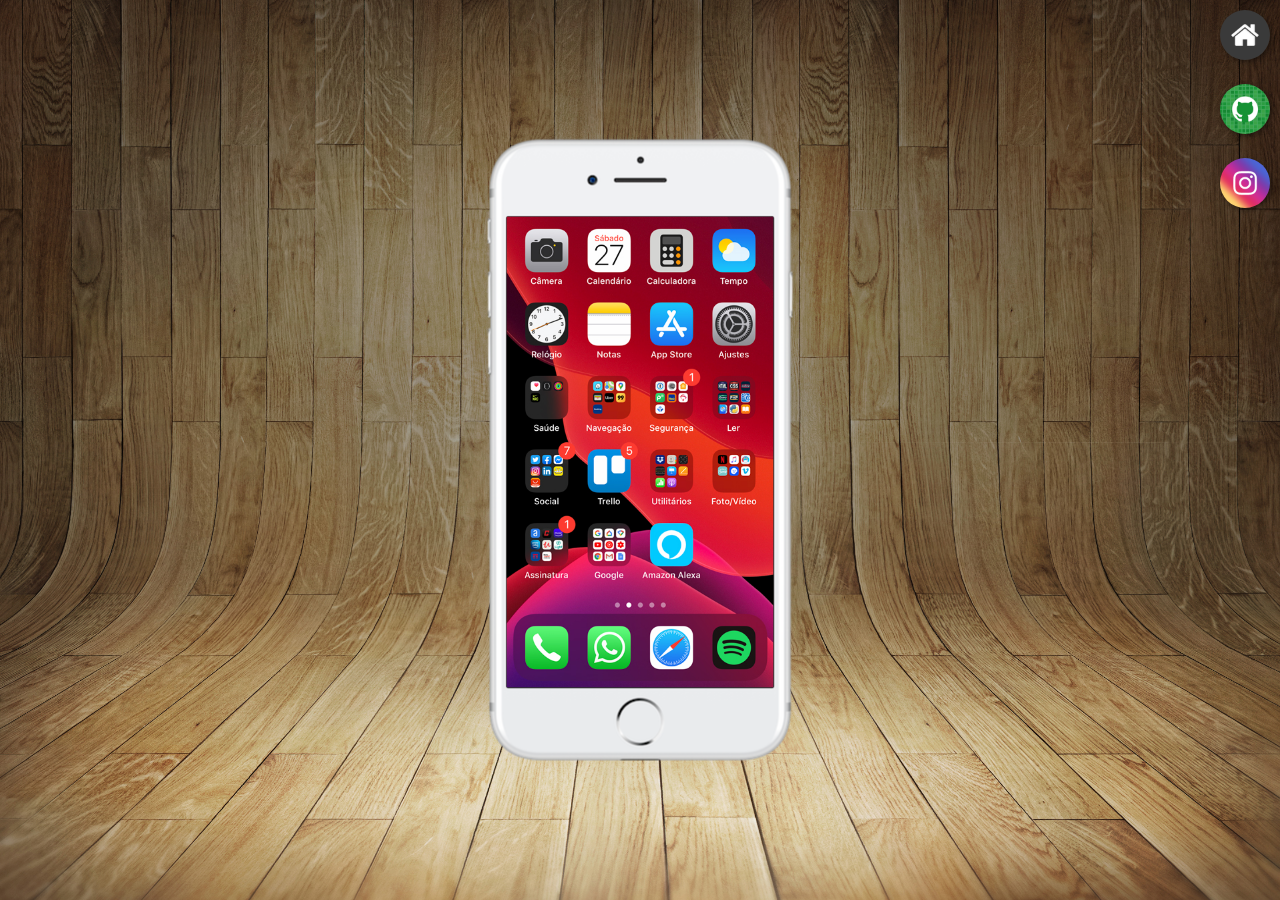
<file: index.html>
<!DOCTYPE html>
<html lang="pt-br">
<head>
    <meta charset="UTF-8">
    <meta name="viewport" content="width=device-width, initial-scale=1.0">
    <link rel="stylesheet" href="estilos/style.css">
    <link rel="shortcut icon" href="favicon.ico" type="image/x-icon">
    <title>Projeto redes sociais</title>
</head>
<body>
    <main>
        <section id="telefone">
            <iframe src="home.html" name="tela" id="tela" frameborder="0">
                Seu navegador não é compatível com isso.
            </iframe>
        </section>
        <section  id="redes-sociais">
            <a href="home.html" target="tela"><img src="imagens/logo-home.jpg" alt=""></a><br>
            <a href="github.html" target="tela"><img src="imagens/logo-github.jpg" alt=""></a><br>
            <a href="instagram.html" target="tela"><img src="imagens/logo-instagram.jpg" alt=""></a><br>
           
           
        </section>
    </main>
</body>
</html>
</file>
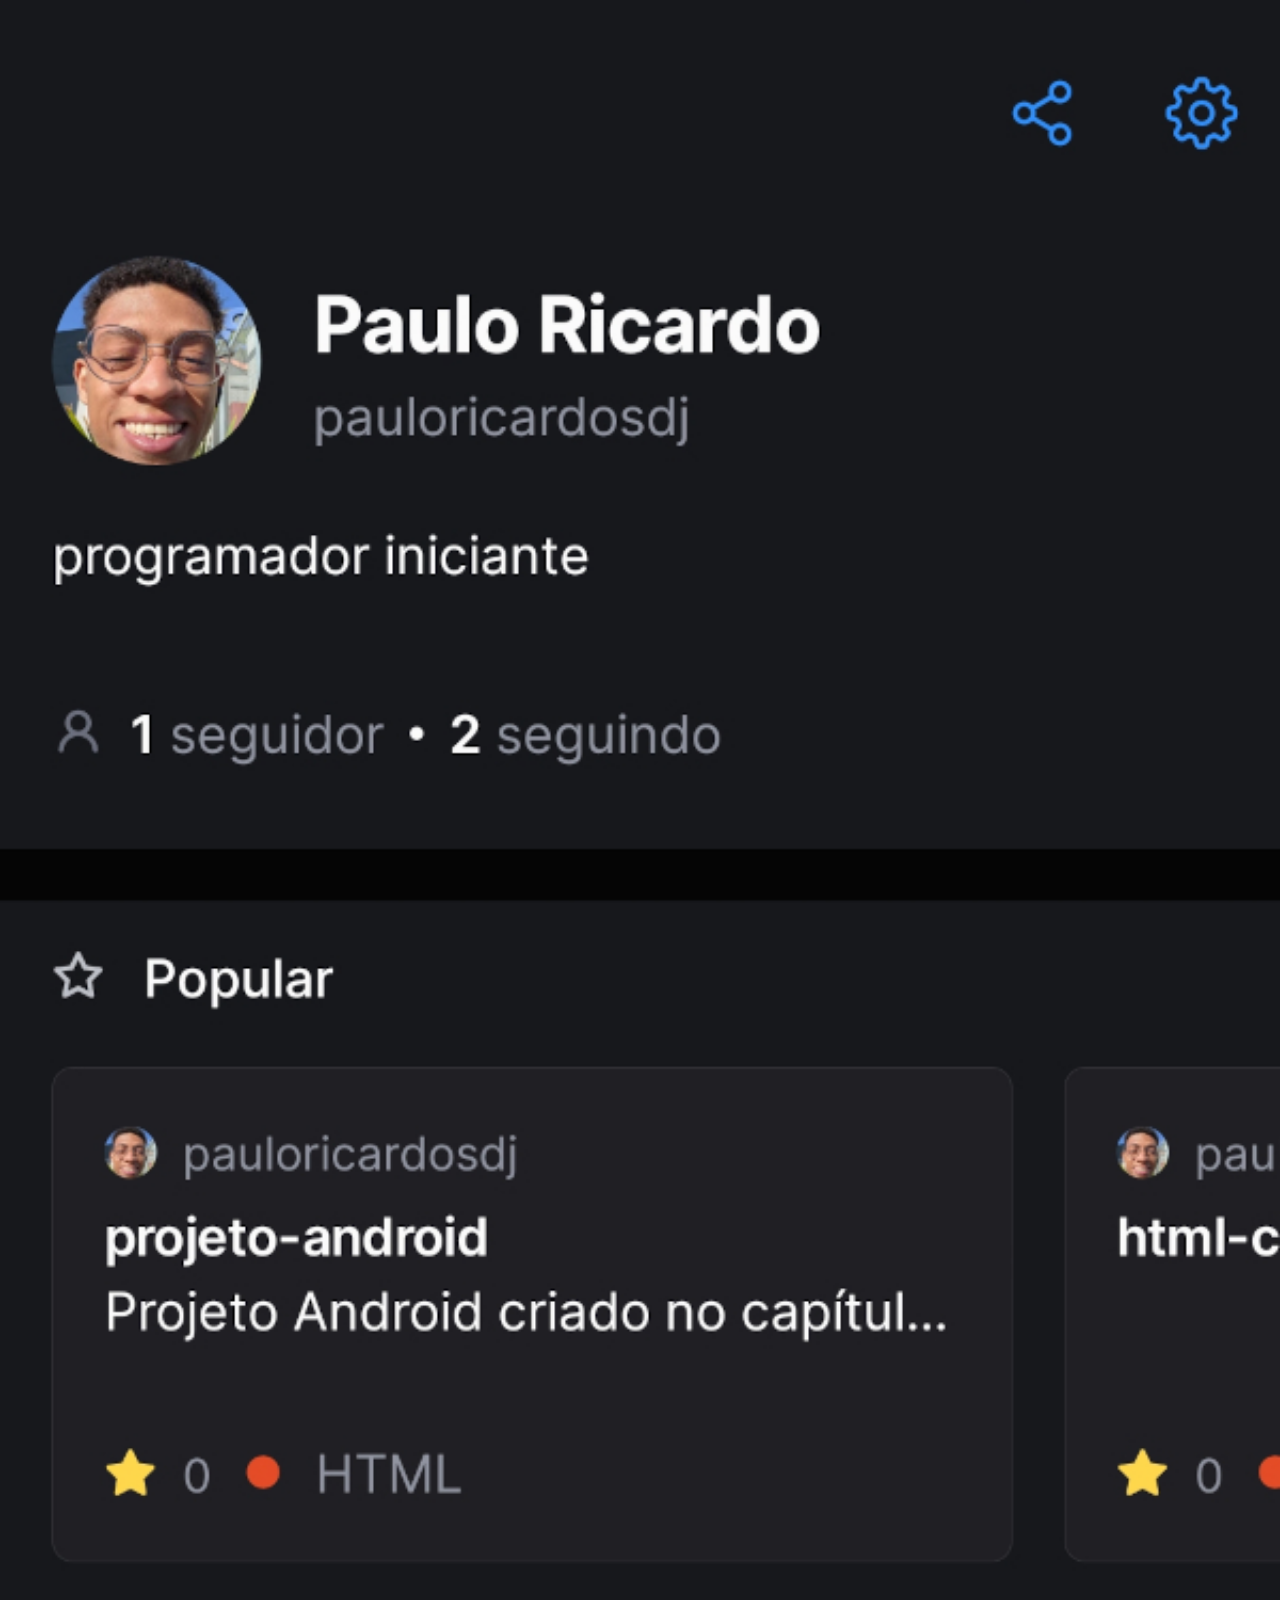
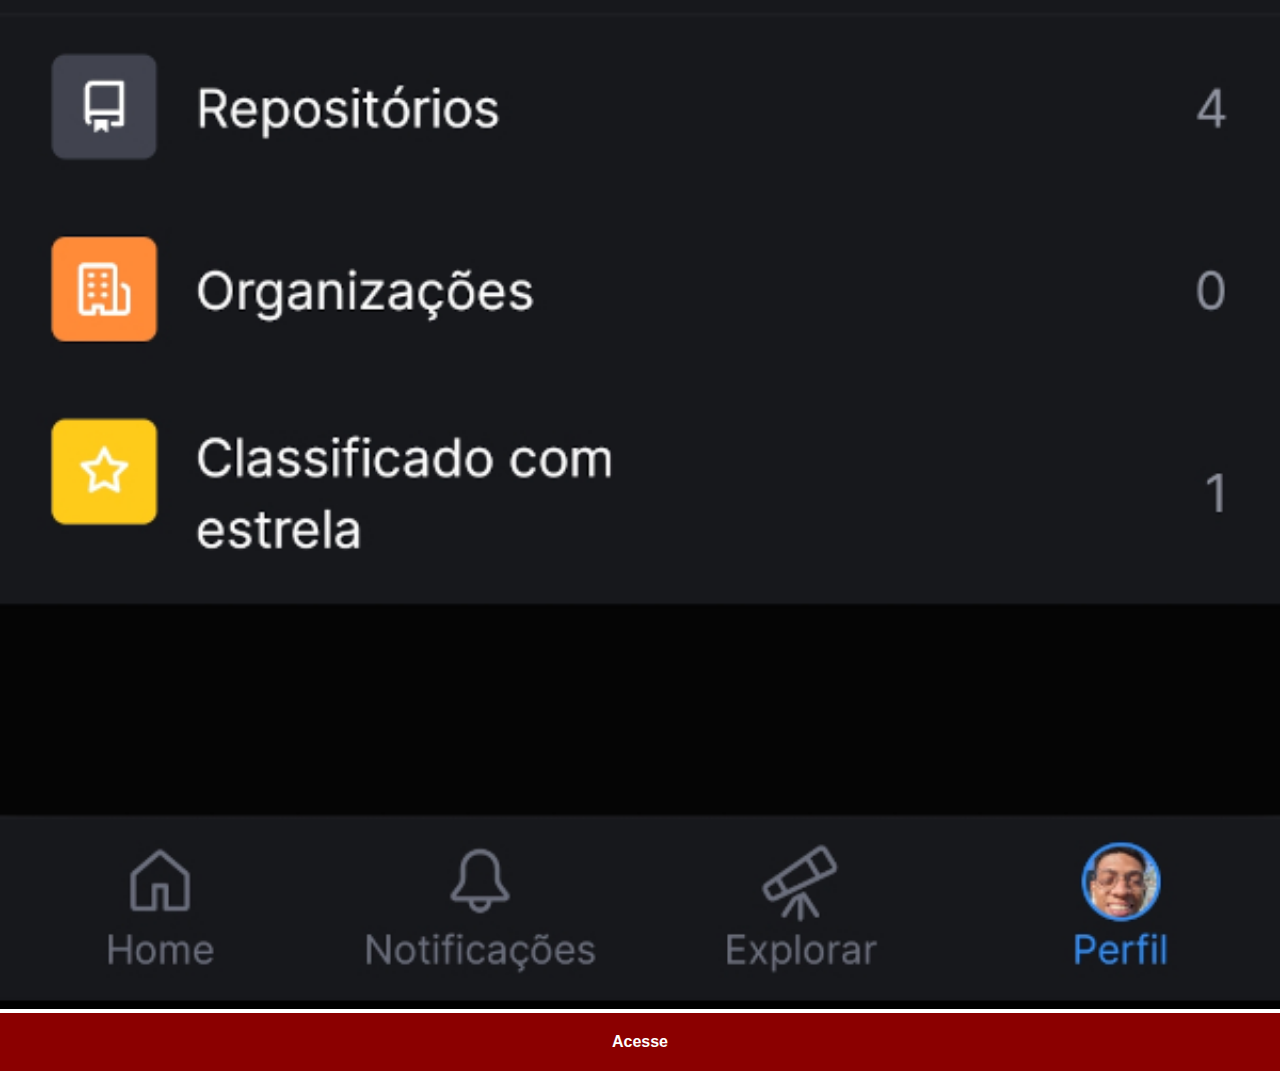
<file: github.html>
<!DOCTYPE html>
<html lang="pt-br">
<head>
    <meta charset="UTF-8">
    <meta name="viewport" content="width=device-width, initial-scale=1.0">
    <title>Github</title>
    <link rel="stylesheet" href="estilos/social.css">
</head>
<body>
    <img src="imagens/tela-github.jpg" alt="Github">
    <a href="https://github.com/pauloricardosdj" target="_blank">Acesse</a>
</body>
</html>
</file>
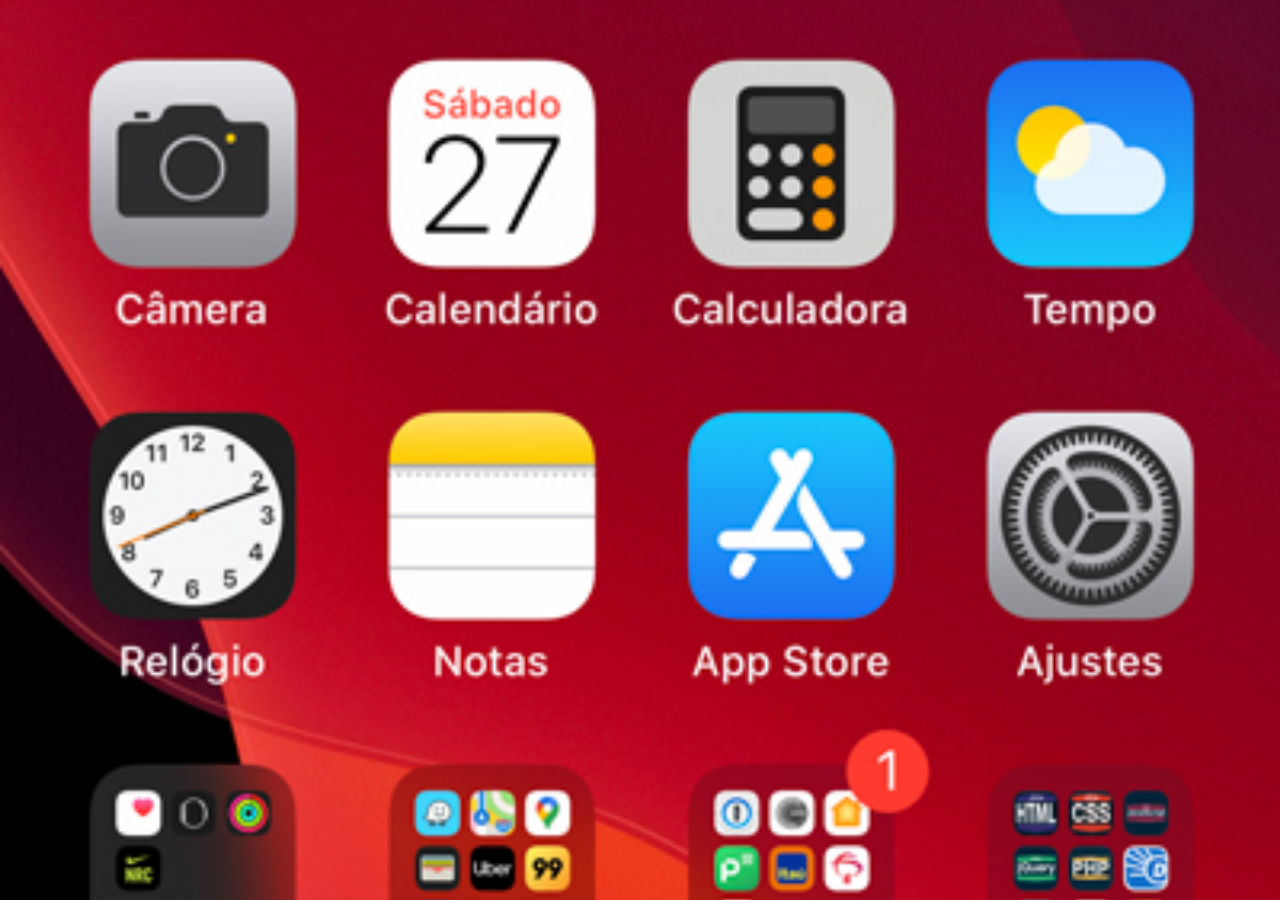
<file: home.html>
<!DOCTYPE html>
<html lang="pt-br">
<head>
    <meta charset="UTF-8">
    <meta name="viewport" content="width=device-width, initial-scale=1.0">
    <title>Home</title>
</head>
<style>
    * {
        margin: 0px;
        padding: 0px;
    }
    body {
        width: 100vw;
        height: 100vh;
        background: black url(imagens/tela-home.jpg) no-repeat top center;
        background-size: cover;
    }
</style>
<body>
    
</body>
</html>
</file>
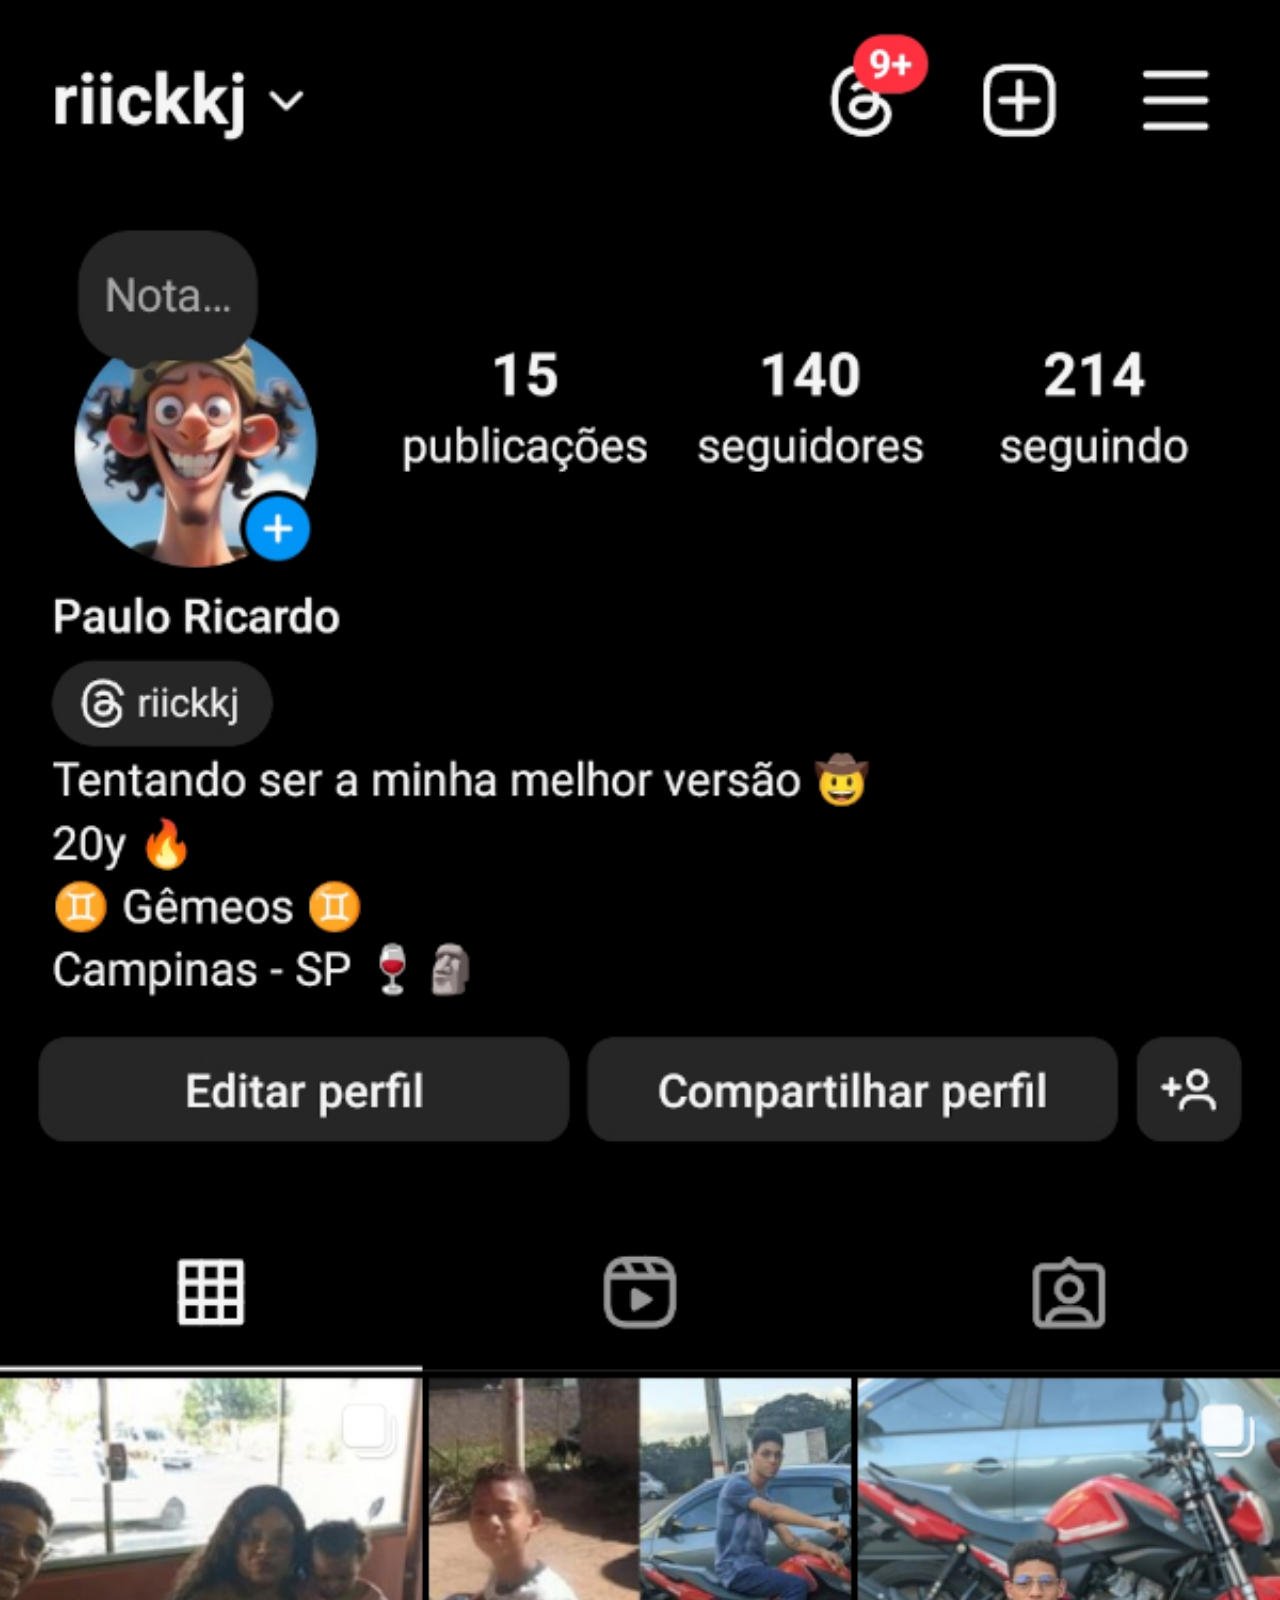
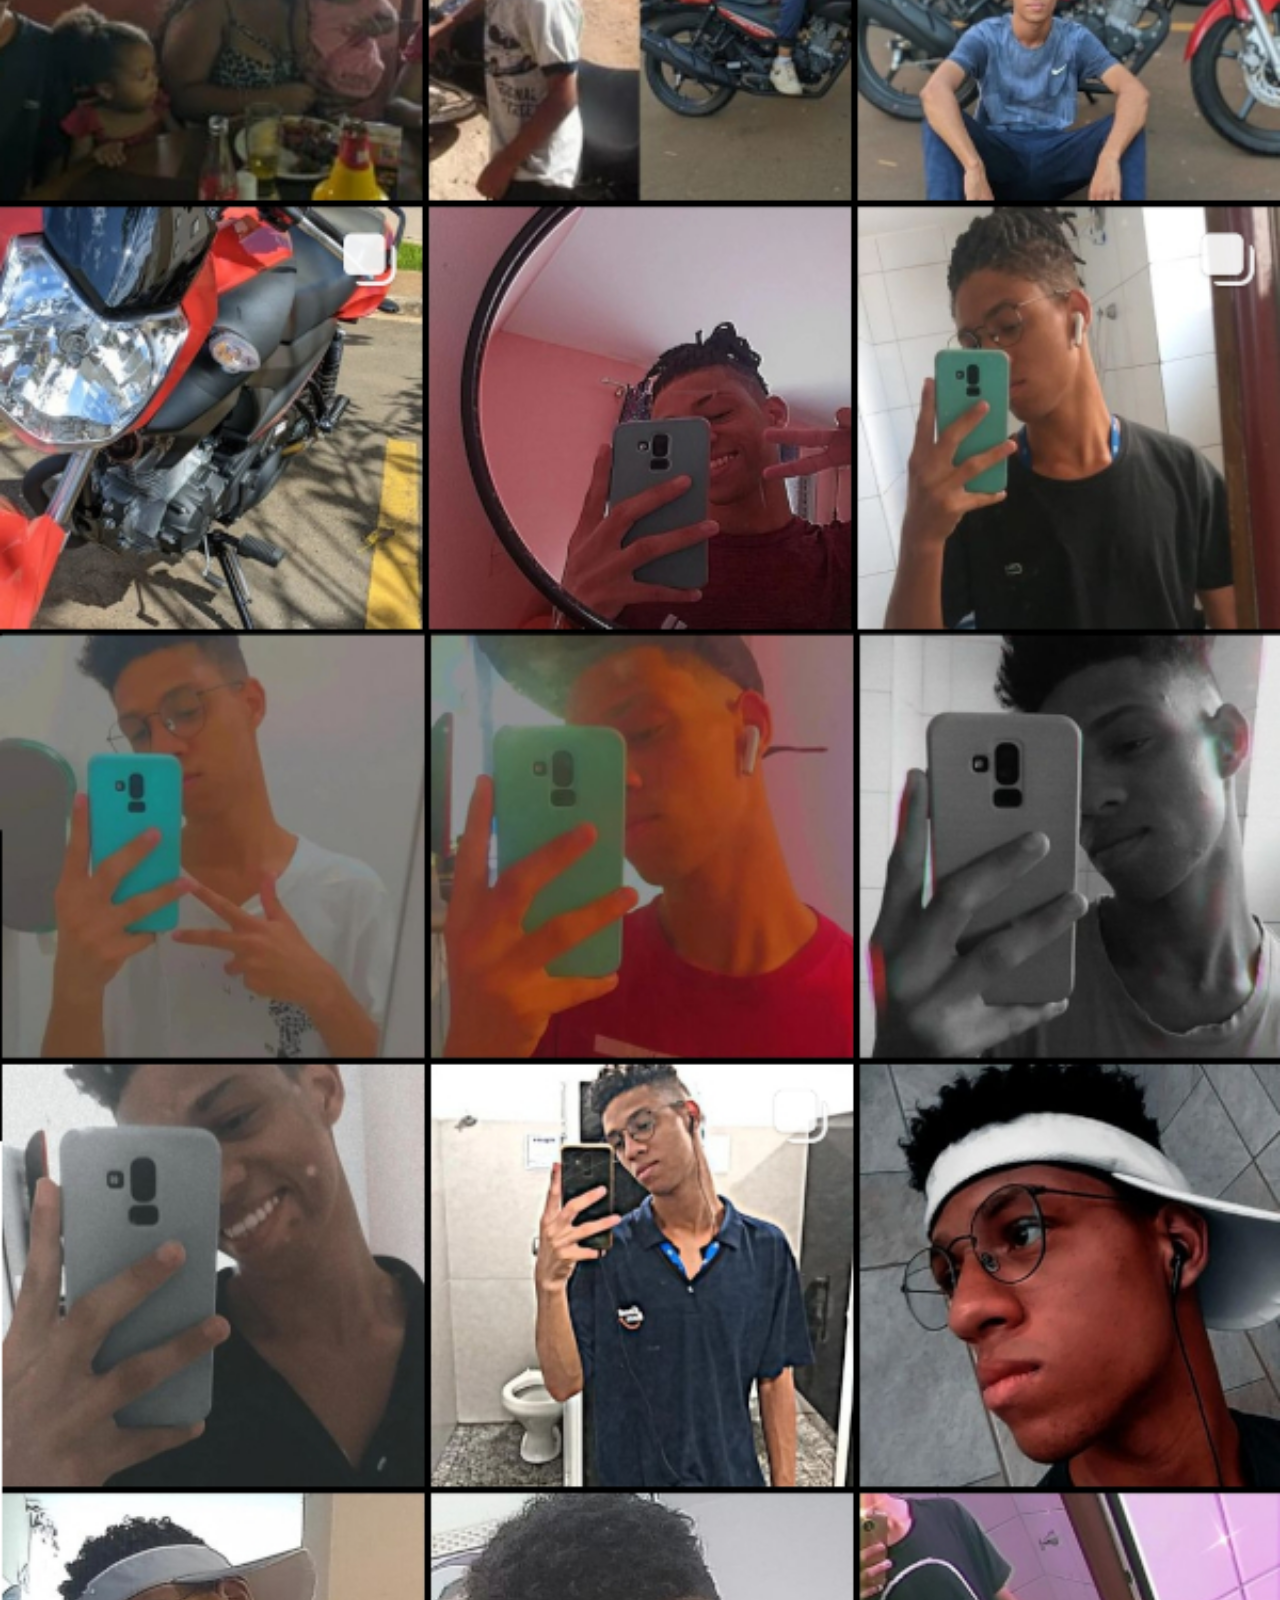
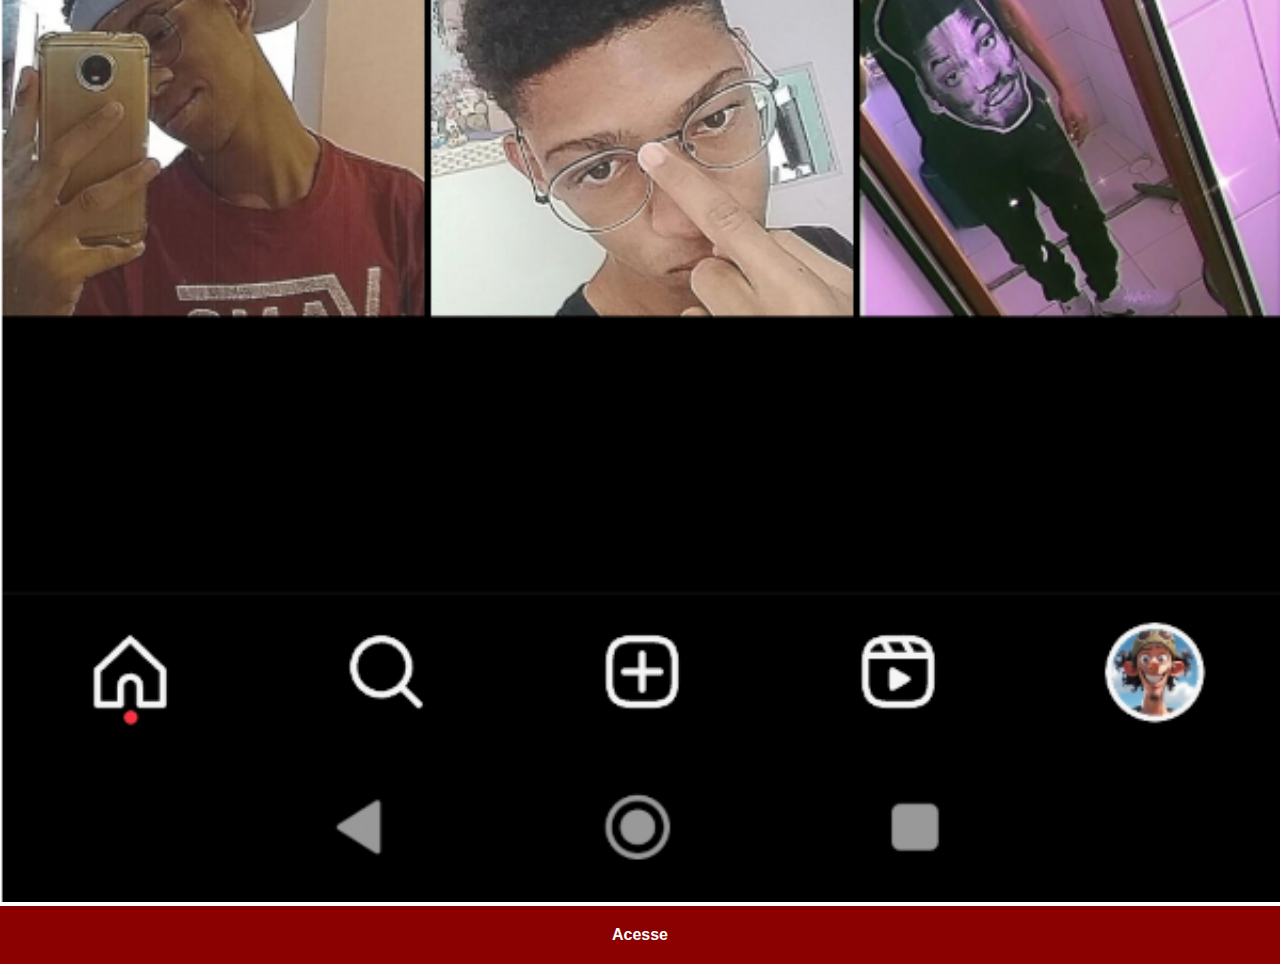
<file: instagram.html>
<!DOCTYPE html>
<html lang="pt-br">
<head>
    <meta charset="UTF-8">
    <meta name="viewport" content="width=device-width, initial-scale=1.0">
    <title>Instagram</title>
    <link rel="stylesheet" href="estilos/social.css">
</head>
<body>
    <img src="imagens/tela-instagram.jpg" alt="Instagram">
    <a href="https://instagram.com/riickkj" target="_blank">Acesse</a>
</body>
</html>
</file>
<file: estilos/style.css>
@charset "UTF-8";

* {
    margin: 0px;
    padding: 0px;
    font-family: Arial, Helvetica, sans-serif;
}

html, body {
    height: 100vh;
    width: 100vw;
    background-color: black;
}

body {
    background: url('../imagens/fundo-madeira.jpg') no-repeat top center;
    background-size: cover;
    background-attachment: fixed;
}

main {
    height: 100vh;
    position: relative;
}

section#telefone {
    height: 627px;
    width: 311px;
    background: url('../imagens/frame-iphone.png') no-repeat;
    position: absolute;
    top: 50%;
    left: 50%;
    transform:translate(-50%, -50%);
}

iframe#tela {
    position: relative;
    top: 80px;
    left: 22px;
    width: 267px;
    height: 471px;
}
section#redes-sociais {
    text-align: right;
}
section#redes-sociais img {
    width: 50px;
    margin: 10px;
    border-radius: 50%;
    box-shadow: 2px 2px 5px rgba(0, 0, 0, 0.432);
    box-sizing: border-box;
}
section#redes-sociais img:hover{
    border: 2px solid rgba(255, 255, 255, 0.603);
    transform: translate(-3px, -3px);
    box-shadow: 5px 5px 10px rgba(0, 0, 0, 0.637);
    transition: transform 0.5s;
}
</file>
<file: estilos/social.css>
@charset "UTF-8";

        * {
            margin: 0px;
            padding: 0px;
            font-family: Arial, Helvetica, sans-serif;
        }
        ::-webkit-scrollbar {
            width: 0px;
            height: 0px;
        }
        img {
            width: 100vw;
        }
        a {
            display: block;
            background-color: darkred;
            color: white;
            padding: 20px;
            text-align: center;
            font-weight: bold;
            text-decoration: none;
        }
        a:hover {
            background-color: red;
        }
</file>
